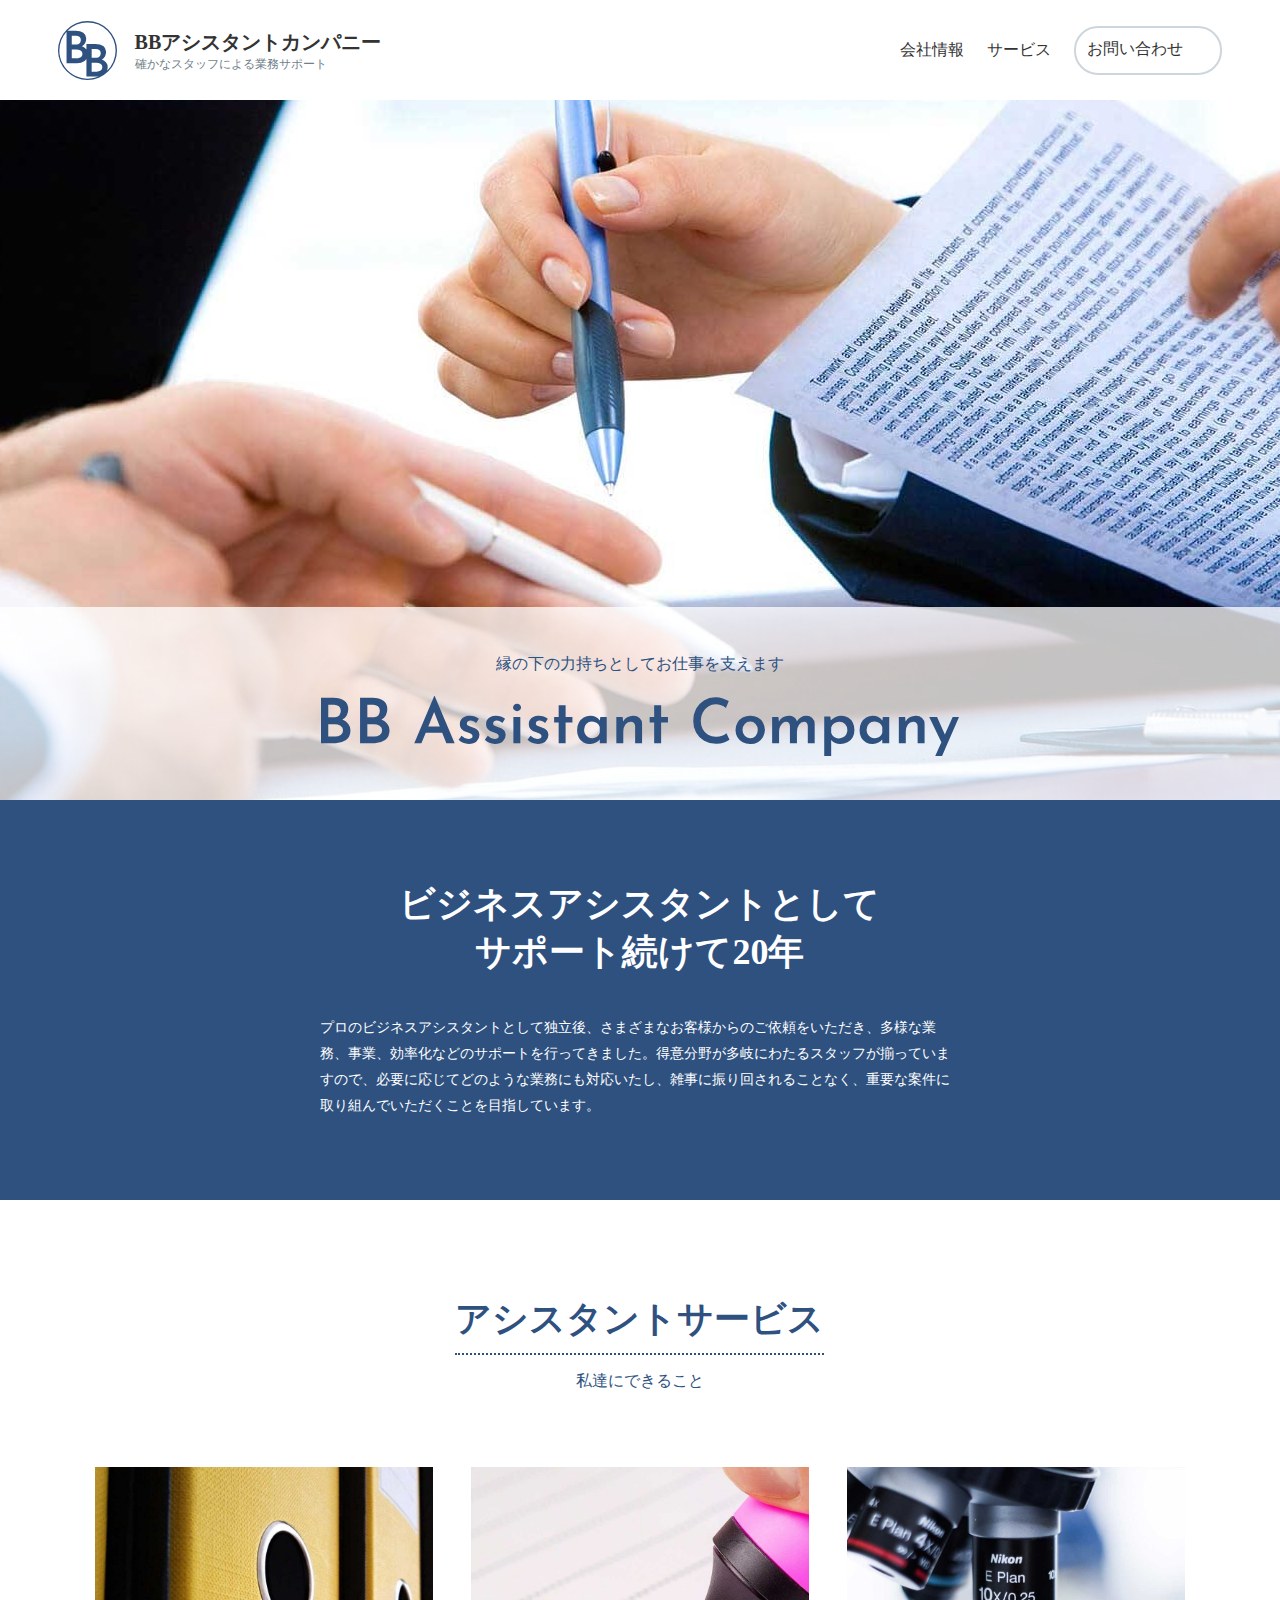
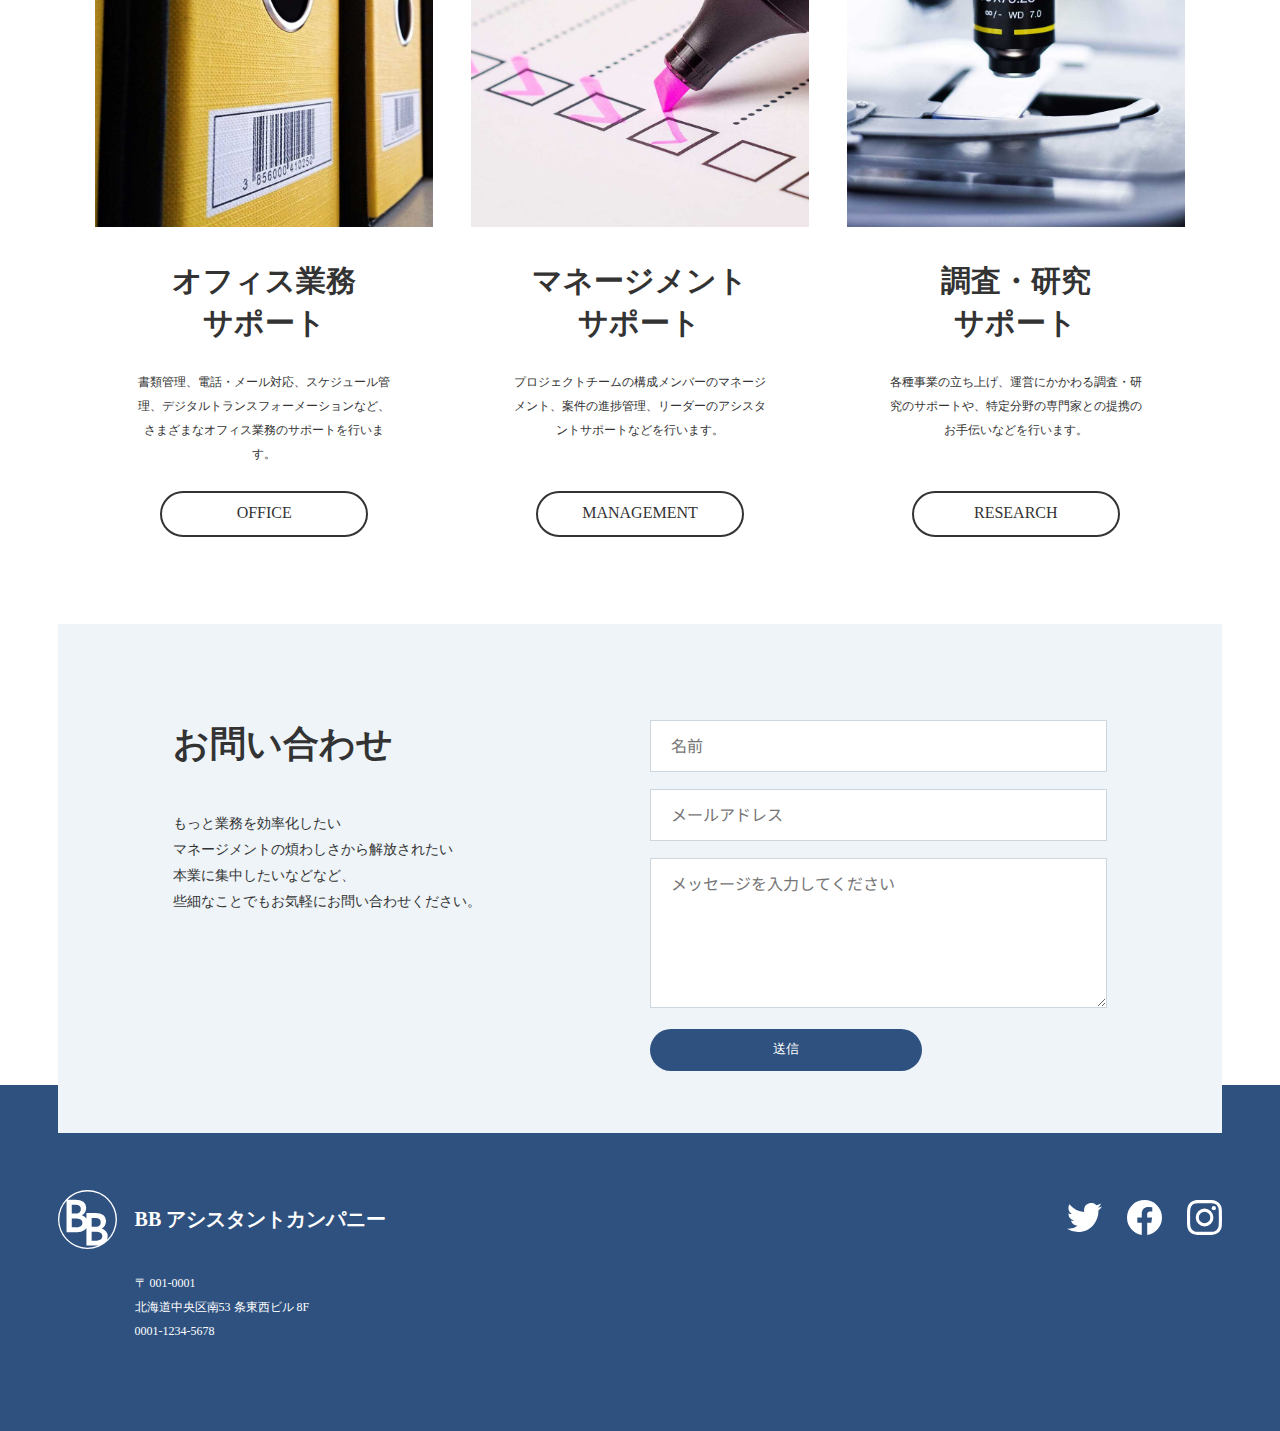
<file: practice01/index.html>
<!DOCTYPE html>
<html lang="ja">
<head>
  <meta charset="UTF-8">
  <meta name="viewport" content="width=device-width">
  <title>BBアシスタントカンパニー</title>
  <link href="https://fonts.googleapis.com/css2?family=Noto+Sans+JP:wght@400;700;900&display=swap" rel="stylesheet">
  <link rel="stylesheet" href="style.css">
  <link rel="icon" href="image/bb.png" type="image/png">
  <link rel="icon" href="image/bb.svg" type="image/png">
</head>
<body>
  <header class="header">
    <div class="container">
      <div class="site">
        <img src="image/bb.svg" alt="">
        <div>
          <p class="corp">BBアシスタントカンパニー</p>
          <p class="desc">確かなスタッフによる業務サポート</p>
        </div>
      </div>
      <button type="button" class="nav-button" onclick="navFunc()">
        <span class="sr-only">MENU</span>
      </button>
      <nav class="nav">
        <ul>
          <li><a href="#">会社情報</a></li>
          <li><a href="#">サービス</a></li>
          <li><a href="#" class="btn">お問い合わせ</a></li>
        </ul>
      </nav>
    </div>
  </header>
  <section class="hero">
    <div class="catch">
      <div class="container">
        <h1>
          <img src="image/hero.svg" alt="BB Assistant Company">
        </h1>
        <p>縁の下の力持ちとしてお仕事を支えます</p>
      </div>
    </div>
  </section>
  <section class="message">
    <div class="container">
      <h2>
        ビジネスアシスタントとして<br>サポート続けて20年
      </h2>
      <p>
        プロのビジネスアシスタントとして独立後、さまざまなお客様からのご依頼をいただき、多様な業務、事業、効率化などのサポートを行ってきました。得意分野が多岐にわたるスタッフが揃っていますので、必要に応じてどのような業務にも対応いたし、雑事に振り回されることなく、重要な案件に取り組んでいただくことを目指しています。
      </p>
    </div>
  </section>
  <section class="service">
    <div class="container">
      <h2>アシスタントサービス</h2>
      <p>私達にできること</p>
      <div class="details">
        <article class="detail office">
          <figure></figure>
          <h3>オフィス業務<br>サポート</h3>
          <p>書類管理、電話・メール対応、スケジュール管理、デジタルトランスフォーメーションなど、さまざまなオフィス業務のサポートを行います。</p>
          <a href="#" class="btn">OFFICE</a>
        </article>
        <article class="detail manage">
          <figure></figure>
          <h3>マネージメント<br>サポート</h3>
          <p>プロジェクトチームの構成メンバーのマネージメント、案件の進捗管理、リーダーのアシスタントサポートなどを行います。</p>
          <a href="#" class="btn">MANAGEMENT</a>
        </article>
        <article class="detail research">
          <figure></figure>
          <h3>調査・研究<br>サポート</h3>
          <p>各種事業の立ち上げ、運営にかかわる調査・研究のサポートや、特定分野の専門家との提携のお手伝いなどを行います。</p>
          <a href="#" class="btn">RESEARCH</a>
        </article>
      </div>
    </div>
  </section>
  <section class="contact">
    <div class="container">
      <div class="text">
        <h2>お問い合わせ</h2>
        <p>
          もっと業務を効率化したい<br>
          マネージメントの煩わしさから解放されたい<br>
          本業に集中したいなどなど、<br>
          些細なことでもお気軽にお問い合わせください。
        </p>
      </div>
      <form class="form">
        <p>
          <label>
            <span class="sr-only">名前</span>
            <input type="text" name="name" placeholder="名前">
          </label>
        </p>
        <p>
          <label>
            <span class="sr-only">メールアドレス</span>
            <input type="email" name="email" placeholder="メールアドレス">
          </label>
        </p>
        <p>
          <label>
            <span class="sr-only">メッセージ</span>
            <textarea name="msg" placeholder="メッセージを入力してください"></textarea>
          </label>
        </p>
        <p>
          <input type="submit" value="送信" class="btn">
        </p>
      </form>
    </div>
  </section>
  <footer class="footer">
    <div class="container">
      <div class="info">
        <div class="site">
          <img src="image/bb-white.svg" alt="">
          <div>
            <p class="corp">BB アシスタントカンパニー</p>
          </div>
        </div>
        <p class="add">
          〒 001-0001 <br>
          北海道中央区南53 条東西ビル 8F <br>
          0001-1234-5678
        </p>
      </div>
      <ul class="sns">
        <li>
          <a href="#">
            <img src="image/logo-twitter.svg" alt="Twitter">
          </a>
        </li>
        <li>
          <a href="#">
            <img src="image/logo-facebook.svg" alt="Facebook">
          </a>
        </li>
        <li>
          <a href="#">
            <img src="image/logo-instagram.svg" alt="Instagram">
          </a>
        </li>
      </ul>
    </div>
  </footer>
  <script>
    const navFunc = () => {
      document.querySelector('html').classList.toggle('open');
    }
  </script>
</body>
</html>
</file>
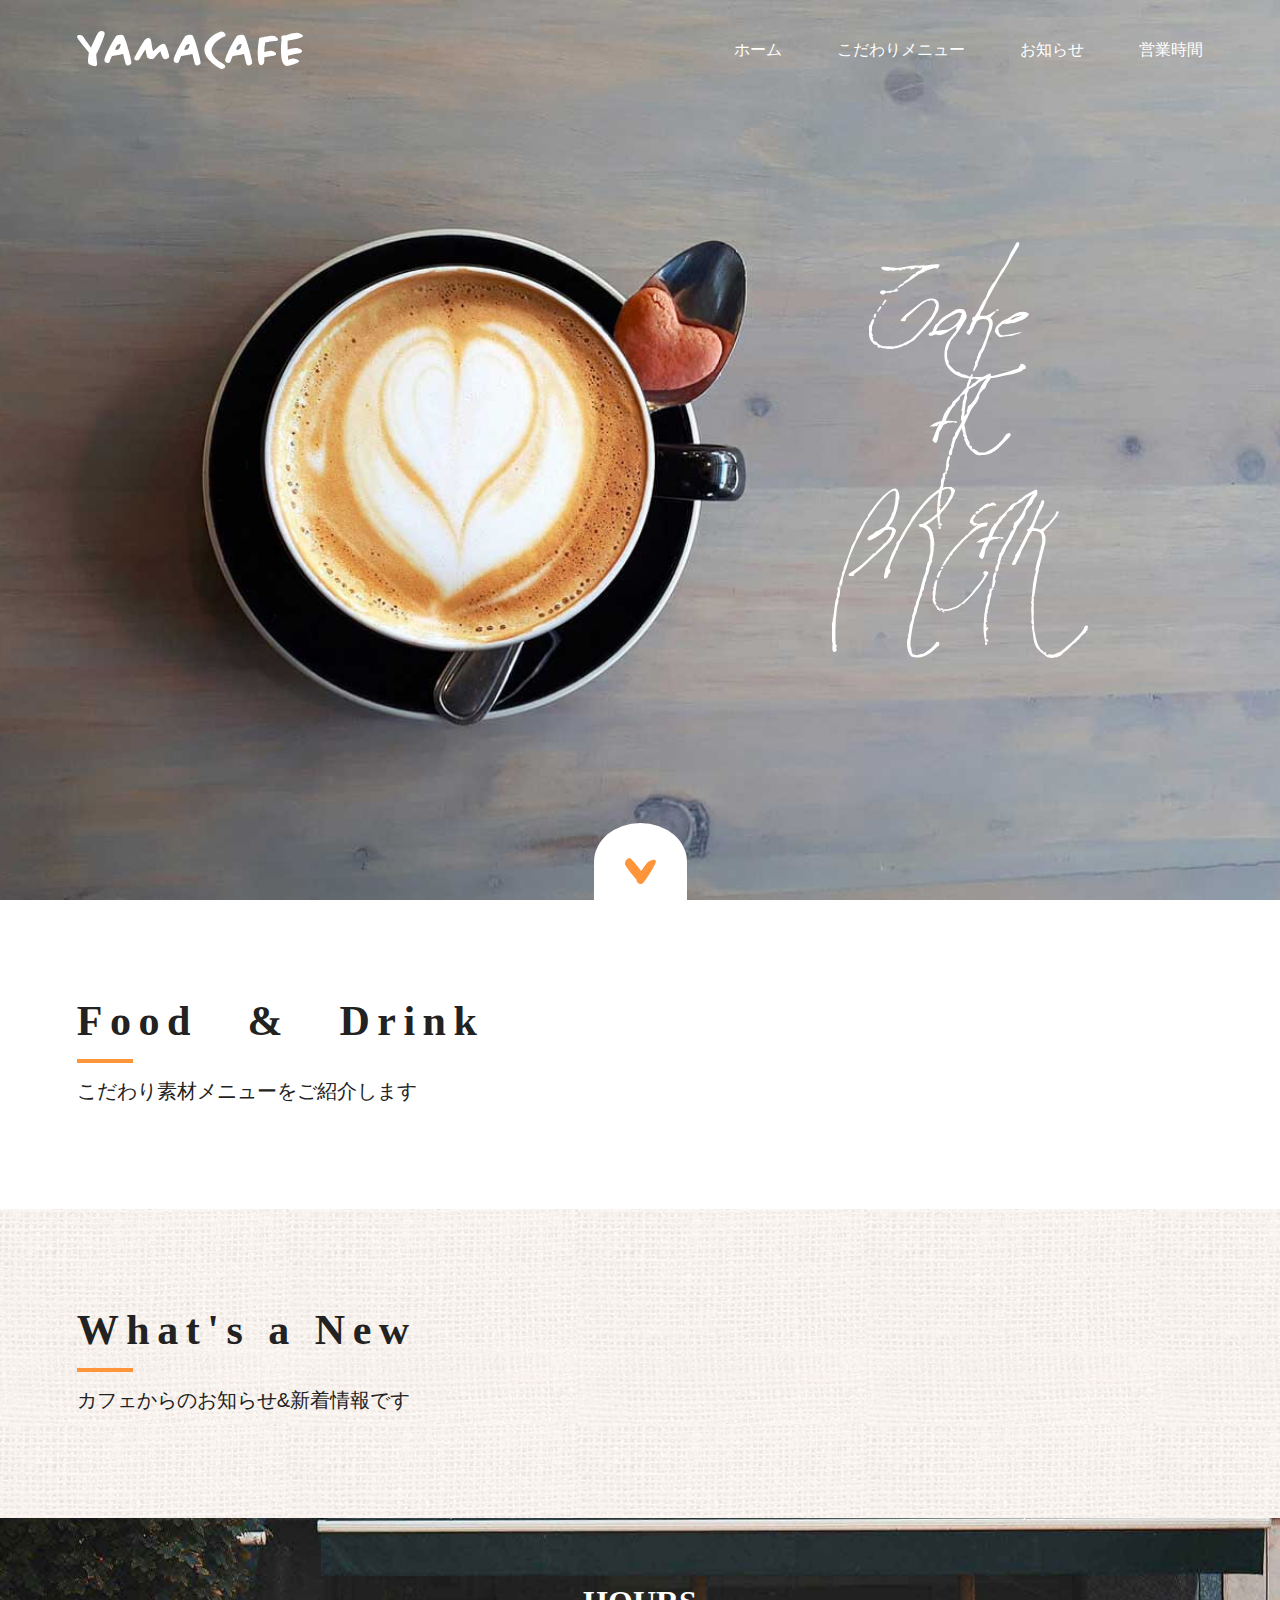
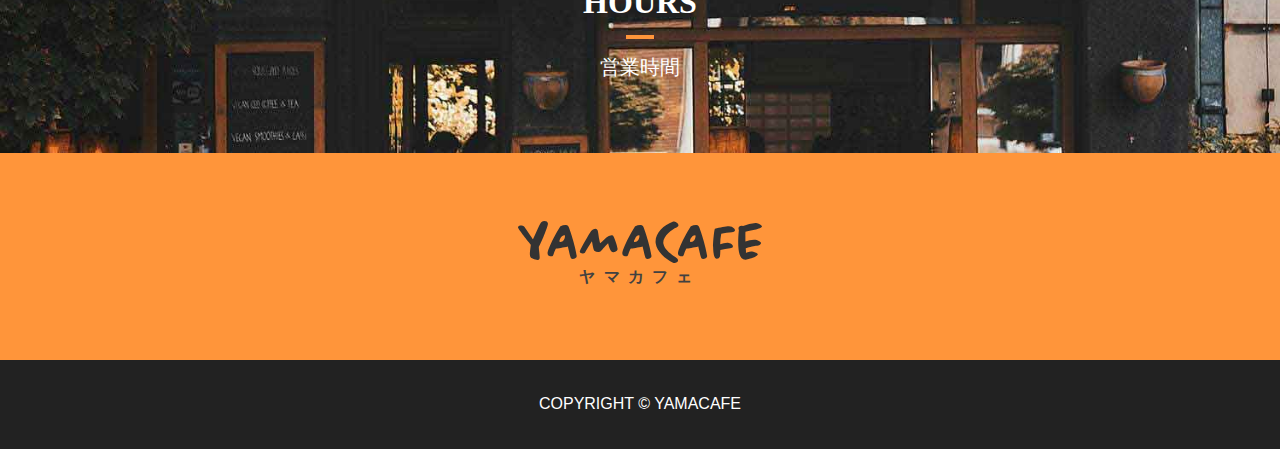
<file: practice02/index.html>
<!DOCTYPE html>
<html lang="ja">
<head>
  <meta charset="UTF-8">
  <meta name="viewport" content="width=device-width">
  <title>YAMACAFE ヤマカフェ</title>
  <link rel="preconnect" href="https://fonts.googleapis.com"><link rel="preconnect" href="https://fonts.gstatic.com" crossorigin><link href="https://fonts.googleapis.com/css2?family=Montserrat:wght@700&display=swap" rel="stylesheet">
  <link rel="stylesheet" href="style.css">
  <link rel="icon" href="image/favicon.png" type="image/png">
  <link rel="icon" href="image/favicon.svg" type="image/svg+xml">
</head>
<body>
  <header class="header">
    <div class="site">
      <img src="image/yamacafe-w.svg" alt="YAMACAFE ヤマカフェ">
    </div>
    <nav class="nav">
      <ul>
        <li><a href="#">ホーム</a></li>
        <li><a href="#">こだわりメニュー</a></li>
        <li><a href="#">お知らせ</a></li>
        <li><a href="#">営業時間</a></li>
      </ul>
    </nav>
    <button type="button" class="nav-button" onclick="navFunc()">
      <span class="sr-only">
        MENU
      </span>
    </button>
  </header>
  <div class="hero">
    <h1>
      <img src="image/catch.svg" alt="Take a Break">
    </h1>
  </div>
  <article class="menu container">
    <h2>Food　&　Drink</h2>
    <p>こだわり素材メニューをご紹介します</p>
  </article>
  <aside class="news container">
    <h2>What's a New</h2>
    <p>カフェからのお知らせ&新着情報です</p>
  </aside>
  <aside class="hours container">
    <h2>HOURS</h2>
    <p>営業時間</p>
  </aside>
  <aside class="info container">
    <h2>
      <img src="image/yamacafe.svg" alt="YAMACAFE">
    </h2>
    <p>ヤマカフェ</p>
  </aside>
  <footer class="footer">
    COPYRIGHT © YAMACAFE
  </footer>
  <script>
    const navFunc = () => {
      document.querySelector('html').classList.toggle('open');
    }
  </script>
</body>
</html>
</file>
<file: practice01/style.css>
@charset "UTF-8"

/* 基本 */
body {
  font-family: 'Noto Sans JP', sans-self;
}

.container {
  width: 84%;
  margin: 0 auto;
}

@media (min-width: 900px) {
  .container {
    width: 91%;
    max-width: 1240px;
  }
}

/* リセット / ノーマライズ / サニタイズ */
body, h1, h2, h3, h4, h5, h6, p, ul, figure {
  margin: 0;
  padding: 0;
}

a {
  color: inherit;
  text-decoration: none;
}

a:hover {
  opacity: 0.8;
}

.sr-only {
  border: 0;
  clip: rect(0 0 0 0);
  height: 1;
  margin: -1;
  overflow: hidden;
  padding: 0;
  position: absolute;
  width: 1px;
}

/* ヘッダー */
.header .container {
  display: flex;
  justify-content: space-between;
  align-items: center;
  height: 74px;
}

@media (min-width: 900px) {
  .header .container {
    height: 100px;
  }
}

/* ヘッダー：サイト名 */
.site {
  display: flex;
  align-items: center;
}

.site img {
  width: 42px;
  margin-right: 10px;
}

.site .corp {
  color: #333333;
  font-size: 12px;
  font-weight: 900;
  line-height: 1.4;
}

.site .desc {
  color: #707F89;
  font-size: 10px;
  line-height: 1.4;
}

@media(min-width: 900px) {
  .site img {
    width: 59px;
    margin-right: 18px;
  }

  .site .corp {
    font-size: 20px;
  }

  .site .desc {
    font-size: 12px;
  }
}

/* ナビゲーションボタン */
.nav-button {
  box-sizing: context-box;
  padding: 0;
  outline: none;
  border: none;
  background: none;
  width: 20px;
  height: 14px;
  cursor: pointer;
  color: #2E5180;
}

.nav-button::before,
.nav-button::after {
  content: '';
  display: block;
  height: 2px;
  background-color: currentColor;
  transform: translateY(5px);
  transition: 0.3s ease-in-out;
}

.nav-button::before {
  transform: translateY(-5px);
  box-shadow: 0 6px currentColor;
}

/* ナビゲーション　（閉じるボタン） */
.open .nav-button {
  z-index: 1000;
  color: #ffffff;
}

.open .nav-button::before {
  transform:
  translateY(1px) rotate(45deg);
  box-shadow: none;
}

.open .nav-button::after {
  transform:
  translateY(-1px) rotate(-45deg);
}

/* ナビゲーションメニュー：モバイル */
@media (max-width: 899px) {
  html .open, .open body {
    height: 100%;
    overflow: hidden;
  }

  .open .form {
    display: none;
  }

  .open nav {
    left: 0;
  }

  .header {
    position: relative;
  }

  .nav {
    position: absolute;
    top: 0;
    left: 100%;
    width: 100%;
    height: 100vh;
    background: rgba(0,0,0,0.8);
    color: #ffffff;
    display: flex;
    justify-content: center;
    align-items: center;
    transition: left 0.5s;
  }

  html, body {
    overflow-x: hidden;
  }

  .nav ul {
    list-style: none;
    font-weight: bold;
    text-align: center;
  }

  .nav li:not(:last-child) {
    margin-bottom: 48px;
  }
  .nav .btn {
    color: inherit;
  }
}

/* ナビゲーションメニュー（PC） */
@media(min-width: 900px) {
  .nav-button {
    display: none;
  }

  .nav ul {
    display: flex;
    align-items: center;
    list-style: none;
    color: #333333;
  }

  .nav li:not(:last-child) {
    margin-right: 23px;
  }

  .nav .btn {
    width: 148px;
    border-color: #CDD6DD;
  }
}

/* ヒーロー */
.hero {
  height: 400px;
  background-image: url(image/hero.jpg);
  background-position: center;
  background-size: center;
  display: flex;
}

.hero .catch {
  flex: auto;
  align-self: flex-end;
  padding: 33px 0px;
  background-color: rgba(255, 255, 255, 0.76);
}

.hero .container {
  display: flex;
  flex-direction: column-reverse;
  align-items: center;
  line-height: 1.3;
}

.hero img {
  max-width: 100%;
  height: auto;
  vertical-align: bottom;
}

.hero p {
  font-size: 14px;
  color: #2E5180;
  margin-bottom: 15px;
}

@media (min-width: 900px) {
  .hero {
    height: 700px;
  }

  .hero .catch {
    padding: 47px 0px 44px;
  }

  .hero p {
    font-size: 16px;
    margin-bottom: 22px;
  }
}

/* メッセージ */
.message {
  padding: 67px 0;
  background-color: #2E5180;
  color: #ffffff;
}

.message h2 {
  margin-bottom: 38px;
  font-size: 24px;
  line-height: 1.67;
  text-align: center;
}

.message p {
  max-width: 640px;
  margin: auto;
  font-size: 14px;
  line-height: 1.86;
}

@media(min-width: 900px) {
  .message {
    padding: 81px 0;
  }

  .message h2 {
    font-size: 36px;
    line-height: 1.33;
  }
}

/* サービス */
.service {
  padding: 67px 0;
  text-align: center;
}

.service h2 {
  display: inline-block;
  margin-bottom: 16px;
  padding-bottom: 9px;
  border-bottom: dotted 2px currentColor;
  font-size: 24px;
  color: #2E5180;
}

.service h2 + p {
  color: #2E5180;
  font-size: 16px;
}

@media (min-width: 900px) {
  .service {
    padding: 95px 0 87px;
  }

  .service h2 {
    font-size: 36px;
  }
}

/* サービス：　サービスの詳細 */
.details {
  margin-top: 53px;
  color: #333333;
}

.detail:not(:last-child) {
  margin-bottom: 67px;
}

.detail h3 {
  margin-bottom: 17px;
  font-size: 20px;
  line-height: 1.75;
}

.detail p {
  max-width: 264px;
  margin: 0 auto 25px;
  font-size: 12px;
  line-height: 2;
}

.detail figure {
  height: 246px;
  margin-bottom: 22px;
  background-position: center;
  background-size: cover;
}

.detail.office figure {
  background-image: url(image/office.jpg);
}

.detail.manage figure {
  background-image: url(image/manage.jpg);
}

.detail.research figure {
  background-image: url(image/research.jpg);
}

@media (min-width: 900px) {
  .details {
    display: flex;
    margin-top: 75px;
  }

  .detail {
    flex: 1;
    margin-right: 3.22%;
  }

  .detail:first-child {
    margin-left: 3.22%;
  }

  .detail:not(:last-child) {
    margin-bottom: 0;
  }

  .detail h3 {
    margin-bottom: 26px;
    font-size: 30px;
    line-height: 1.4;
  }

  .detail p {
    width: 78%;
    max-width: none;
  }

  .detail figure {
    height: 360px;
    margin-bottom: 33px;
  }

  /* ボタンの位置を揃える */
  .detail {
    display: flex;
    flex-direction: column;
  }

  .detail .btn {
    margin-top: auto;
  }
}

/* ボタン */
.btn {
  display: block;
  width: 208px;
  margin: 0 auto;
  padding: 11px 11px 13px;
  box-sizing: border-box;
  border: solid 2px currentColor;
  border-radius: 24px;
  color:
}

/* お問い合わせ */
.contact {
  padding: 62px 0;
  background-color: #EEF4F8;
  color: #333333;
}

.contact h2 {
  margin-bottom: 42px;
  font-size: 24px;
}

.contact h2 + p {
  font-size: 12px;
  line-height: 2.17;
}

@media (min-width: 900px) {
  .contact {
    padding: 0;
    background: none;
  }

  .contact .container {
    display: flex;
    justify-content: space-between;
    padding: 96px 9% 62px;
    box-sizing: border-box;
    background-color: #EEF4F8;
  }

  .contact .text {
    flex: 0 0 auto;
  }

  .contact .form {
    flex: 1 1 auto;
    max-width: 457px;
    margin-left: 1em;
    margin-top: 0;
  }

  .contact h2 {
    font-size: 36px;
  }

  .contact h2 + p {
    font-size: 14px;
    line-height: 1.86;
  }
}

/* お問い合わせ：フォーム */
.form {
  margin-top: 46px;
}

.form input[type="text"],
.form input[type="email"],
.form textarea {
  width: 100%;
  margin-bottom: 17px;
  padding: 12px 20px 14px;
  border: solid 1px #CDD6DD;
  box-sizing: border-box;
  border-radius: 0;
  -webkit-appearance: none;
  color: #333333;
  font-family: 'Noto Sans JP', sans-self;
  font-size: 16px;
}

.form textarea {
  height: 150px;
}

.form::placeholder {
  color: #CDD6DD;
  opacity: 1;
}

.form .btn {
  width: 100%;
  margin: 0;
  border: none;
  background-color: #2E5180;
  color: #ffffff;
  cursor: pointer;
  -webkit-appearance: none;
}

@media (min-width: 900px) {
  .form .btn {
    width: 272px;
  }
}

/* フッター */
.footer {
  padding: 38px 0 56px;
  background-color: #2E5180;
}

.footer .site img {
  width: 47px;
  margin-right: 14px;
}

.footer .site .corp {
  color: #ffffff;
  font-size: 16px;
}

.footer .add {
  margin: 20px 0 36px 61px;
  color: #ffffff;
  font-size: 12px;
  line-height: 2;
}

.footer .sns {
  display: flex;
  margin-left: 61px;
  list-style: none;
}

.footer .sns li:not(:first-child) {
  margin-left: 25px;
}

.footer .sns img {
  width: 35px;
}

@media (min-width: 900px) {
  .contact {
    position: relative;
    z-index: 2;
  }

  .footer {
    margin-top: -48px;
    padding: 105px 0 88px;
  }

  .footer .container {
    display: flex;
    justify-content: space-between;
  }

  .footer .site img {
    width: 59px;
    margin-right: 18px;
  }

  .footer .site .corp {
    font-size: 20px;
  }

  .footer .add {
    margin: 22px 0 0 77px;
  }

  .footer .sns {
    height: 59px;
    align-items: center;
  }
}

/* フェードイン */

body {
  animation: fade 5s;
}

@keyframes fade {
  0% {
    opacity: 0;
  }
  100% {
    opacity: 1;
  }
}
</file>
<file: practice02/style.css>
@charset "UTF-8";

/* 変数 */
:root {
  /* 色 */
  --primary: #ff953a;
  --darkgray: #222222;
  --midgray: #414141;
  --gray: #888888;
  --white: #ffffff;

  /* 左右の余白 */
  --side: 6vw;
}

/* サイズの基準：1rem = 100px */
:root {
  font-size: 100px;
}

/* テキストの基本設定 */
body {
  color: var( --darkgray );
  font-size: 0.16rem;
  font-family: sans-serif;
  line-height: 1.8;
}

/* リセット / ノーマライズ / サニタイズ */
body, h1, h2, h3, h4, h5, h6, p, ul, figure {
  margin: 0;
  padding: 0;
}

img {
  max-width: 100%;
  height: auto;
  vertical-align: bottom;
}

a {
  color: inherit;
  text-decoration: none;
}

a:hover {
  opacity: 0.8;
}

.sr-only {
  border: 0;
  clip: rect(0 0 0 0);
  height: 1px;
  margin: -1px;
  overflow: hidden;
  padding: 0;
  position: absolute;
  width: 1px;
}

/* ヒーロー */
.hero {
  background-image: url(image/cafe.jpg);
  background-position: center;
  background-size: cover;
  background-color: var(--darkgray);
  display: flex;
  justify-content: center;
  align-items: center;
}

html, body, .hero {
  height: 100%;
}

body {
  overflow-y: scroll;
}

@media(min-width: 768px) {
  .hero {
    justify-content: flex-end;
  }

  .hero h1 {
    width: 50%;
    text-align: center;
  }
}

/* ヒーロー： 矢印 */
.hero {
  position: relative;
}

.hero::after {
  content: url(image/arrow.svg);
  display: block;
  width: 0.31rem;
  padding: 0.18rem 0.15rem 0.1rem;
  border-radius: 50% 50% 0 0;
  background-color: var(--white);
  line-height: 0;
  position: absolute;
  left: 0;
  right: 0;
  bottom: 0;
  margin: auto;
}

@media(min-width: 768px) {
  .hero::after {
    width: 0.31rem;
    padding: 0.35rem 0.31rem 0.16rem;
  }
}

/* ヘッダー */
.header {
  position: absolute;
  top: 0;
  left: 0;
  z-index: 100;
  display: flex;
  justify-content: space-between;
  align-items: center;
  width: 100%;
  height: 100px;
  box-sizing: border-box;
  padding-left: var(--side);
  padding-right: var(--side);
}

/* ヘッダー： サイト名 */
.site img {
  width: 1.25rem;
}

@media(min-width: 768px) {
  .site img {
    width: 2.26rem;
  }
}

.nav-button {
  box-sizing: content-box;
  padding: 0;
  outline: none;
  border: 0;
  background: none;
  width: 29px;
  height: 20px;
  cursor: pointer;
  color: var(--white);
}

.nav-button::before,
.nav-button::after {
  content: '';
  display: block;
  height: 1px;
  background-color: currentColor;
  transform: translateY(10px);
  transition: 0.3s ease-in-out;
}

.nav-button::before {
  transform: translateY(-10px);
  box-shadow: 0 10px currentColor;
}

@media(max-width: 767px) {
  /* ナビゲーションボタン　（閉じるボタン） */
  .open .nav-button {
    z-index: 1000;
  }
  .open .nav-button::before {
    transform: rotate(-45deg);
    box-shadow: none;
  }
  .open .nav-button::after {
    transform: rotate(45deg);
    box-shadow: none;
  }


  /* ナビゲーションメニュー： （開いた状態） */
  html .open, .open body {
    height: 100%;
    overflow: hidden;
  }

  .open .header {
    position: relative;
    margin-bottom: -100px;
  }

  .open .nav {
    position: absolute;
    top: 0;
    left: 0;
    width: 100%;
    height: 100vh;
    background: rgba(0,0,0,0.8);
    color: var(--white);
    display: flex;
    justify-content: center;
    align-items: center;
  }

  .open .nav ul {
    margin-bottom: 10vh;
    list-style: none;
  }

  .open .nav li:not(:last-child) {
    margin-bottom: 20px;
  }
}

/* ナビゲーションメニュー　（開じた状態） */
.nav {
  width: 0;
  height: 0;
  position: absolute;
  left: 100%;
  overflow: hidden;
  color: transparent;
  transition: 0.5s ease-in-out;
}

/* ナビゲーションメニュー　（PC） */
@media(min-width: 768px) {
  .nav-button {
    display: none;
  }

  .nav {
    position: relative;
    left: auto;
    width: auto;
    height: auto;
  }

  .nav ul {
    display: flex;
    list-style: none;
    color: var(--white);
  }

  .nav ul li:not(:first-child) {
    margin-left: 0.55rem;
  }
}

/* ----- コンテンツ ----- */

/* コンテナ */
.container {
  padding: 0.68rem var(--side);
}

@media(min-width: 768px) {
  .container.menu,
  .container.news {
    padding-top: 1rem;
    padding-bottom: 1rem;
  }
}

.container h2 {
  font-family: 'Montserrat, sans-serif';
  font-size: 0.26rem;
  letter-spacing: 0.179em;
  line-height: 1;
}

.container.hours h2 {
  letter-spacing: 0;
}

.container.info h2 img {
  width: 2.44rem;
}

.container.menu h2 + p,
.container.news h2 + p,
.container.hours h2 + p {
  font-size: 0.13rem;
}

.container.info h2 + p {
  color: var(--midgray);
  font-weight: bold;
  letter-spacing: 0.516em;
}

@media(min-width: 768px) {
  .container h2 {
    font-size: 0.42rem;
  }

  .container.hours h2 {
    font-size: 0.32rem;
  }

  .container.menu h2 + p,
  .container.news h2 + p,
  .container.hours h2 + p {
    font-size: 0.2rem;
  }

  .container.menu h2::after,
  .container.news h2::after {
    width: 0.85rem;
    margin-top: 0.23rem;
    margin-bottom: 0.14rem;
  }
}

.container.menu h2::after,
.container.news h2::after,
.container.hours h2::after {
  content: '';
  display: block;
  width: 0.56rem;
  height: 4px;
  margin-top: 0.17rem;
  margin-bottom: 0.1rem;
  background-color: var(--primary);
}

.container.hours h2::after {
  width: 0.28rem;
  margin-left: auto;
  margin-right: auto;
}

/* Food & Drink */

/* What's New */
.news {
  background-image: url(image/texture.jpg);
  background-repeat: repeat;
}

/* HOURS */
.hours {
  background-image: url(image/shop.jpg);
  background-position: center;
  background-size: cover;
  color: var(--white);
  text-align: center;
}

/* カフェ情報 */
.info {
  background-color: var(--primary);
  text-align: center;
}

/* フッター */
.footer {
  height: 89px;
  background-color: var(--darkgray);
  color: var(--white);
  display: flex;
  justify-content: center;
  align-items: center;
}
</file>
